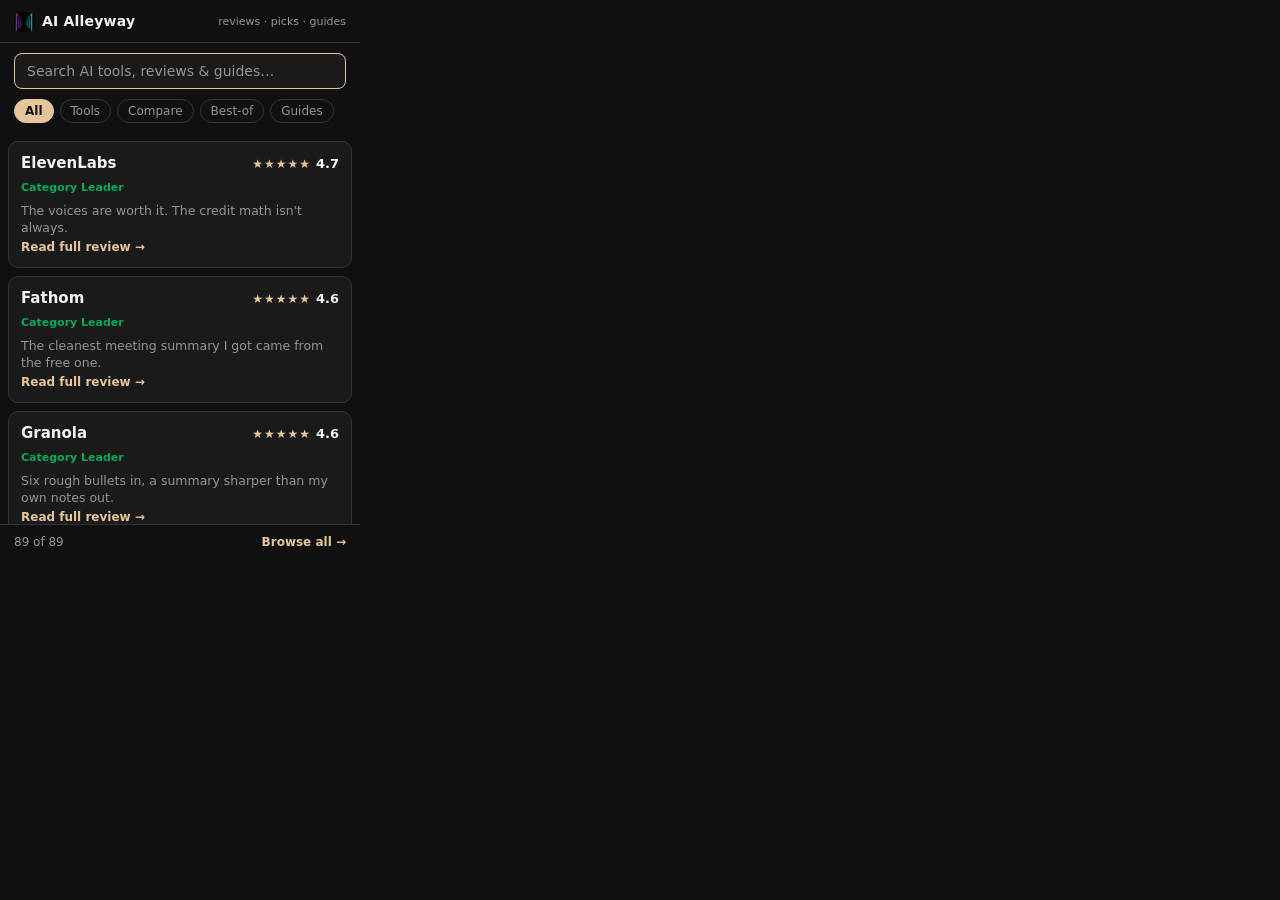
<file: popup.html>
<!DOCTYPE html>
<html lang="en">
  <head>
    <meta charset="UTF-8" />
    <meta name="viewport" content="width=device-width, initial-scale=1.0" />
    <link rel="stylesheet" href="popup.css" />
    <title>AI Alleyway — Search</title>
  </head>
  <body>
    <header class="hdr">
      <div class="brand">
        <img src="icons/icon-32.png" alt="" class="brand__mark" width="20" height="20" />
        <span class="brand__name">AI Alleyway</span>
      </div>
      <span class="brand__by">reviews · picks · guides</span>
    </header>

    <div class="search">
      <input
        id="q"
        type="search"
        placeholder="Search AI tools, reviews &amp; guides…"
        autocomplete="off"
        autofocus
      />
    </div>

    <div id="filters" class="filters"><!-- type chips injected --></div>

    <main id="list" class="list" aria-live="polite"><!-- results injected --></main>

    <p id="empty" class="empty" hidden>No match. Try another name, tool, or topic.</p>

    <footer class="ftr">
      <span id="count" class="ftr__count"></span>
      <a
        class="ftr__link"
        href="https://aialleyway.com/?utm_source=chrome-extension&utm_medium=referral&utm_campaign=ai-tool-ratings"
        target="_blank"
        rel="noopener"
        >Browse all →</a
      >
    </footer>

    <script src="popup.js"></script>
  </body>
</html>
</file>
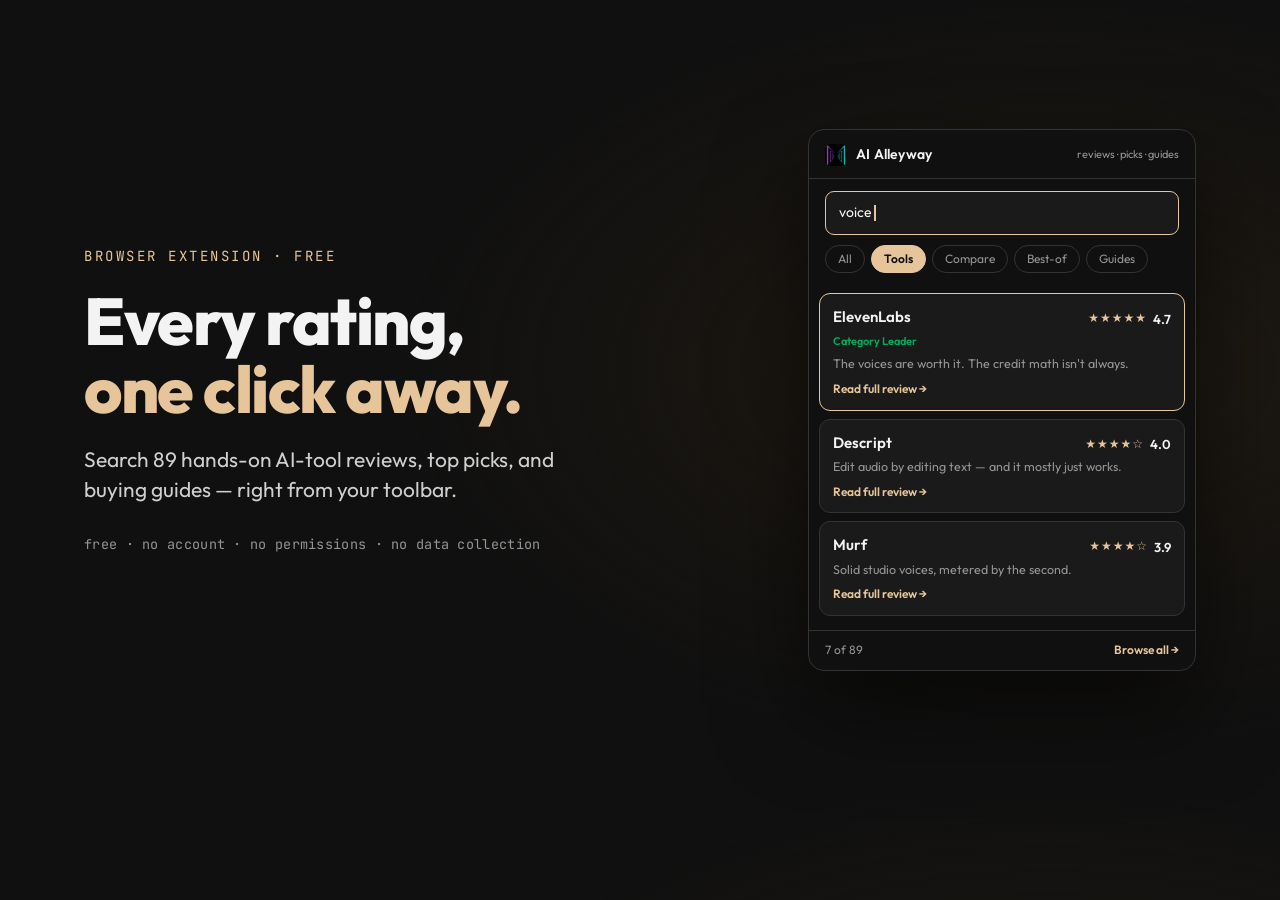
<file: store/scenes.html>
<!doctype html>
<html lang="en">
<head>
<meta charset="utf-8" />
<link rel="preconnect" href="https://fonts.googleapis.com" />
<link rel="preconnect" href="https://fonts.gstatic.com" crossorigin />
<link href="https://fonts.googleapis.com/css2?family=Outfit:wght@400;500;600;700;800&family=JetBrains+Mono:wght@400;500&display=swap" rel="stylesheet" />
<style>
  :root {
    --void:#101010; --deep:#080808; --carbon:#333; --carbon-soft:#1a1a1a;
    --polar:#f3f3f3; --ash:#949494; --amber:#e7c59a; --green:#00ac5c;
    --font:"Outfit",system-ui,-apple-system,"Segoe UI",Roboto,sans-serif;
    --mono:"JetBrains Mono",ui-monospace,SFMono-Regular,Menlo,monospace;
  }
  * { box-sizing:border-box; margin:0; }
  html,body { width:1280px; height:800px; }
  body {
    background:
      radial-gradient(1100px 640px at 82% 46%, #201a12 0%, rgba(32,26,18,0) 60%),
      var(--void);
    color:var(--polar); font-family:var(--font);
    display:grid; grid-template-columns:1fr 430px; align-items:center;
    gap:0; padding:0 84px; overflow:hidden;
  }
  /* left marketing column */
  .col { max-width:560px; }
  .kicker { font-family:var(--mono); font-size:14px; letter-spacing:2.5px; color:var(--amber); text-transform:uppercase; }
  h1 { font-size:66px; line-height:1.02; font-weight:800; letter-spacing:-1.5px; margin:22px 0 0; }
  h1 .amber { color:var(--amber); }
  h1 .mono { font-family:var(--mono); font-weight:500; background:var(--carbon-soft); border:1px solid var(--carbon); border-radius:10px; padding:2px 14px; font-size:52px; }
  .sub { margin-top:22px; font-size:21px; line-height:1.45; color:#cfcfcf; max-width:500px; }
  .trust { margin-top:30px; font-family:var(--mono); font-size:13.5px; color:var(--ash); letter-spacing:.3px; }

  /* omnibox mockup (scene 3) */
  .omni-label { margin-top:34px; font-family:var(--mono); font-size:12px; letter-spacing:2px; color:var(--ash); text-transform:uppercase; }
  .omni { margin-top:10px; display:flex; align-items:center; gap:12px; background:var(--carbon-soft); border:1px solid var(--carbon); border-radius:12px; padding:15px 18px; font-family:var(--mono); font-size:18px; }
  .omni .kw { color:var(--amber); font-weight:500; }
  .omni .cur { color:var(--polar); }
  .omni .hint { margin-left:auto; color:var(--ash); font-size:13px; }
  .sugg { margin-top:10px; border:1px solid var(--carbon); border-radius:12px; overflow:hidden; }
  .sugg .row { display:flex; align-items:center; justify-content:space-between; padding:11px 18px; font-size:15px; border-top:1px solid #222; }
  .sugg .row:first-child { border-top:none; background:#181818; }
  .sugg .nm { font-weight:600; }
  .sugg .mk { font-family:var(--mono); font-size:13px; color:var(--ash); }
  .sugg .mk.star { color:var(--amber); }

  /* checklist (scene 4) */
  .checks { margin-top:30px; display:flex; flex-direction:column; gap:14px; }
  .check { display:flex; align-items:center; gap:14px; font-size:19px; }
  .check .tick { width:26px; height:26px; border-radius:7px; background:rgba(0,172,92,.14); color:var(--green); display:grid; place-items:center; font-weight:800; font-size:15px; flex:0 0 auto; }

  /* right popup panel — mirrors popup.css exactly */
  .panel { width:388px; justify-self:end; background:var(--void); border:1px solid var(--carbon); border-radius:16px; box-shadow:0 40px 90px rgba(0,0,0,.55); overflow:hidden; font-size:14px; line-height:1.4; }
  .hdr { display:flex; align-items:center; justify-content:space-between; padding:14px 16px 12px; border-bottom:1px solid var(--carbon); }
  .brand { display:flex; align-items:center; gap:9px; }
  .brand__mark { width:22px; height:22px; border-radius:6px; }
  .brand__name { font-weight:600; letter-spacing:.2px; }
  .brand__by { font-size:11px; color:var(--ash); }
  .search { padding:12px 16px 10px; }
  .q { width:100%; padding:11px 13px; border:1px solid var(--amber); border-radius:9px; background:var(--carbon-soft); color:var(--polar); font-family:var(--font); font-size:14px; display:flex; align-items:center; }
  .q .txt { color:var(--polar); }
  .q .car { width:1.5px; height:16px; background:var(--amber); margin-left:2px; }
  .q.placeholder .txt { color:var(--ash); }
  .filters { display:flex; flex-wrap:wrap; gap:6px; padding:0 16px 12px; }
  .chip { padding:5px 12px; border:1px solid var(--carbon); border-radius:999px; background:transparent; color:var(--ash); font-size:12px; }
  .chip.on { background:var(--amber); border-color:var(--amber); color:#101010; font-weight:600; }
  .list { padding:0 10px 6px; }
  .card { display:block; padding:12px 13px; margin:8px 0; border:1px solid var(--carbon); border-radius:11px; background:var(--carbon-soft); }
  .card.hi { border-color:var(--amber); }
  .card__top { display:flex; align-items:baseline; justify-content:space-between; gap:10px; }
  .card__name { font-weight:600; font-size:15px; }
  .card__rating { display:flex; align-items:center; gap:6px; white-space:nowrap; }
  .card__stars { color:var(--amber); font-size:12px; letter-spacing:1px; }
  .card__score { font-weight:600; font-size:13px; }
  .card__tag { padding:2px 9px; border:1px solid var(--carbon); border-radius:999px; font-size:10.5px; font-weight:600; color:var(--ash); }
  .card__label { display:inline-block; margin-top:6px; font-size:11px; color:var(--green); font-weight:600; }
  .card__verdict { margin-top:5px; color:var(--ash); font-size:12.5px; }
  .card__cta { display:block; margin-top:8px; font-size:12px; color:var(--amber); font-weight:600; }
  .ftr { display:flex; align-items:center; justify-content:space-between; padding:11px 16px; border-top:1px solid var(--carbon); font-size:12px; }
  .ftr__count { color:var(--ash); }
  .ftr__link { color:var(--amber); font-weight:600; }
  .hide { display:none !important; }
</style>
</head>
<body>
  <div class="col" id="col"></div>
  <div class="panel" id="panel"></div>

<script>
const MARK = `<img class="brand__mark" src="../icons/icon-32.png" alt="" />`;

function stars(r){const f=Math.round(r);return "★".repeat(f)+"☆".repeat(Math.max(0,5-f));}
function cardHTML(c){
  const rating = c.rating!=null
    ? `<span class="card__rating"><span class="card__stars">${stars(c.rating)}</span><span class="card__score">${c.rating.toFixed(1)}</span></span>`
    : `<span class="card__tag">${c.tag}</span>`;
  return `<div class="card ${c.hi?'hi':''}">
    <div class="card__top"><span class="card__name">${c.name}</span>${rating}</div>
    ${c.label?`<span class="card__label">${c.label}</span>`:''}
    ${c.verdict?`<p class="card__verdict">${c.verdict}</p>`:''}
    <span class="card__cta">${c.cta}</span>
  </div>`;
}
function panelHTML(p){
  return `
  <div class="hdr"><div class="brand">${MARK}<span class="brand__name">AI Alleyway</span></div><span class="brand__by">reviews · picks · guides</span></div>
  <div class="search"><div class="q ${p.placeholder?'placeholder':''}"><span class="txt">${p.query}</span><span class="car"></span></div></div>
  <div class="filters">${p.chips.map((c,i)=>`<span class="chip ${i===p.active?'on':''}">${c}</span>`).join('')}</div>
  <div class="list">${p.cards.map(cardHTML).join('')}</div>
  <div class="ftr"><span class="ftr__count">${p.count}</span><span class="ftr__link">Browse all →</span></div>`;
}

const CHIPS = ["All","Tools","Compare","Best-of","Guides"];
const SCENES = {
  2: {
    col:`<div class="kicker">Browser extension · Free</div>
      <h1>Every rating,<br><span class="amber">one click away.</span></h1>
      <p class="sub">Search 89 hands-on AI-tool reviews, top picks, and buying guides — right from your toolbar.</p>
      <p class="trust">free · no account · no permissions · no data collection</p>`,
    panel:{ query:"voice", placeholder:false, chips:CHIPS, active:1, count:"7 of 89",
      cards:[
        {name:"ElevenLabs", rating:4.7, label:"Category Leader", verdict:"The voices are worth it. The credit math isn't always.", cta:"Read full review →", hi:true},
        {name:"Descript", rating:4.0, verdict:"Edit audio by editing text — and it mostly just works.", cta:"Read full review →"},
        {name:"Murf", rating:3.9, verdict:"Solid studio voices, metered by the second.", cta:"Read full review →"},
      ]}
  },
  3: {
    col:`<div class="kicker">Address-bar search</div>
      <h1>Type <span class="mono">aa</span>,<br>get the <span class="amber">verdict.</span></h1>
      <p class="sub">Search the whole catalog from the address bar. Hit Enter to open the review.</p>
      <div class="omni-label">Omnibox</div>
      <div class="omni"><span class="kw">aa</span><span class="cur">note taker</span><span class="hint">↵ opens the best match</span></div>
      <div class="sugg">
        <div class="row"><span class="nm">Granola</span><span class="mk star">4.6★</span></div>
        <div class="row"><span class="nm">Fathom</span><span class="mk star">4.6★</span></div>
        <div class="row"><span class="nm">Otter vs Granola</span><span class="mk">Comparison</span></div>
        <div class="row"><span class="nm">Best AI note-taker</span><span class="mk">Best-of</span></div>
      </div>`,
    panel:{ query:"note taker", placeholder:false, chips:CHIPS, active:0, count:"5 of 89",
      cards:[
        {name:"Granola", rating:4.6, label:"Best for solo notes", verdict:"Six rough bullets in, a summary sharper than mine out.", cta:"Read full review →", hi:true},
        {name:"Fathom", rating:4.6, label:"Best for meetings", verdict:"A bot-free recorder that nails the action items.", cta:"Read full review →"},
        {name:"Otter vs Granola", tag:"Comparison", verdict:"Transcribe everything, or enhance what you typed?", cta:"Read comparison →"},
      ]}
  },
  4: {
    col:`<div class="kicker">Privacy by design</div>
      <h1>No permissions.<br><span class="amber">No tracking.</span></h1>
      <p class="sub">It reads nothing on your pages and stores zero data. It just searches our independent reviews.</p>
      <div class="checks">
        <div class="check"><span class="tick">✓</span> Zero browser permissions requested</div>
        <div class="check"><span class="tick">✓</span> No account, no sign-in</div>
        <div class="check"><span class="tick">✓</span> No analytics, no data collection</div>
        <div class="check"><span class="tick">✓</span> Open source on GitHub</div>
      </div>`,
    panel:{ query:"Search AI tools, reviews & guides…", placeholder:true, chips:CHIPS, active:0, count:"89 of 89",
      cards:[
        {name:"n8n", rating:4.6, label:"Category Leader", verdict:"The most powerful automation tool — if you'll self-host.", cta:"Read full review →", hi:true},
        {name:"Fliki", rating:4.3, label:"Best value", verdict:"The voice is the product, and a free tier that exports.", cta:"Read full review →"},
        {name:"Best AI automation tools", tag:"Best-of", verdict:"n8n vs Make vs Zapier, ranked by who they're for.", cta:"See the winners →"},
      ]}
  },
};

const s = new URLSearchParams(location.search).get("s") || "2";
const scene = SCENES[s];
document.getElementById("col").innerHTML = scene.col;
document.getElementById("panel").innerHTML = panelHTML(scene.panel);
document.documentElement.dataset.ready = "1";
</script>
</body>
</html>
</file>
<file: popup.css>
/* AI Alleyway brand — dark anchor (brand-kit/DESIGN.md).
   TODO(polish): bundle Outfit woff2 for exact brand match; falls back to system-ui. */
:root {
  --void: #101010;
  --deep: #080808;
  --carbon: #333333;
  --carbon-soft: #1a1a1a;
  --polar: #f3f3f3;
  --ash: #949494;
  --amber: #e7c59a;
  --green: #00ac5c;
  --font: "Outfit", system-ui, -apple-system, "Segoe UI", Roboto, sans-serif;
}

* {
  box-sizing: border-box;
  margin: 0;
}

body {
  width: 360px;
  max-height: 560px;
  display: flex;
  flex-direction: column;
  overflow-x: hidden;
  background: var(--void);
  color: var(--polar);
  font-family: var(--font);
  font-size: 14px;
  line-height: 1.4;
}

/* header */
.hdr {
  display: flex;
  align-items: center;
  justify-content: space-between;
  padding: 12px 14px 10px;
  border-bottom: 1px solid var(--carbon);
}
.brand {
  display: flex;
  align-items: center;
  gap: 8px;
}
.brand__mark {
  border-radius: 5px;
}
.brand__name {
  font-weight: 600;
  letter-spacing: 0.2px;
}
.brand__by {
  font-size: 11px;
  color: var(--ash);
}

/* search */
.search {
  padding: 10px 14px;
}
#q {
  width: 100%;
  padding: 9px 12px;
  border: 1px solid var(--carbon);
  border-radius: 8px;
  background: var(--carbon-soft);
  color: var(--polar);
  font-family: var(--font);
  font-size: 14px;
  outline: none;
}
#q:focus {
  border-color: var(--amber);
}
#q::placeholder {
  color: var(--ash);
}

/* category filter chips */
.filters {
  display: flex;
  flex-wrap: wrap;
  gap: 6px;
  padding: 0 14px 10px;
}
.chip {
  padding: 4px 10px;
  border: 1px solid var(--carbon);
  border-radius: 999px;
  background: transparent;
  color: var(--ash);
  font-family: var(--font);
  font-size: 12px;
  cursor: pointer;
}
.chip:hover {
  border-color: var(--ash);
  color: var(--polar);
}
.chip[aria-pressed="true"] {
  background: var(--amber);
  border-color: var(--amber);
  color: #101010;
  font-weight: 600;
}

/* results */
.list {
  overflow-y: auto;
  padding: 0 8px 4px;
}
.card {
  display: block;
  text-align: left;
  padding: 11px 12px;
  margin: 8px 0;
  /* Native "lazy rendering": Chrome skips layout/paint for off-screen cards.
     Scales the list to hundreds+ with zero JS; intrinsic-size keeps the
     scrollbar stable for not-yet-rendered cards. */
  content-visibility: auto;
  contain-intrinsic-size: auto 96px;
  border: 1px solid var(--carbon);
  border-radius: 10px;
  background: var(--carbon-soft);
  color: inherit;
  text-decoration: none;
  cursor: pointer;
  transition: border-color 0.12s ease;
}
.card:hover {
  border-color: var(--amber);
}
.card__top {
  display: flex;
  align-items: baseline;
  justify-content: space-between;
  gap: 10px;
}
.card__name {
  min-width: 0;
  font-weight: 600;
  font-size: 15px;
  overflow-wrap: anywhere;
}
.card__rating {
  display: flex;
  align-items: center;
  gap: 5px;
  white-space: nowrap;
}
.card__stars {
  color: var(--amber);
  font-size: 12px;
  letter-spacing: 1px;
}
.card__score {
  font-weight: 600;
  font-size: 13px;
}
.card__tag {
  flex-shrink: 0;
  padding: 2px 8px;
  border: 1px solid var(--carbon);
  border-radius: 999px;
  font-size: 10.5px;
  font-weight: 600;
  color: var(--ash);
  white-space: nowrap;
}
.card__label {
  display: inline-block;
  margin-top: 6px;
  font-size: 11px;
  color: var(--green);
  font-weight: 600;
}
.card__verdict {
  margin-top: 5px;
  color: var(--ash);
  font-size: 12.5px;
}
.card__cta {
  margin-top: 8px;
  font-size: 12px;
  color: var(--amber);
  font-weight: 600;
}

.empty {
  padding: 20px 16px;
  color: var(--ash);
  text-align: center;
}

/* footer */
.ftr {
  display: flex;
  align-items: center;
  justify-content: space-between;
  padding: 9px 14px;
  border-top: 1px solid var(--carbon);
  font-size: 12px;
}
.ftr__count {
  color: var(--ash);
}
.ftr__link {
  color: var(--amber);
  text-decoration: none;
  font-weight: 600;
}
.ftr__link:hover {
  text-decoration: underline;
}
</file>
